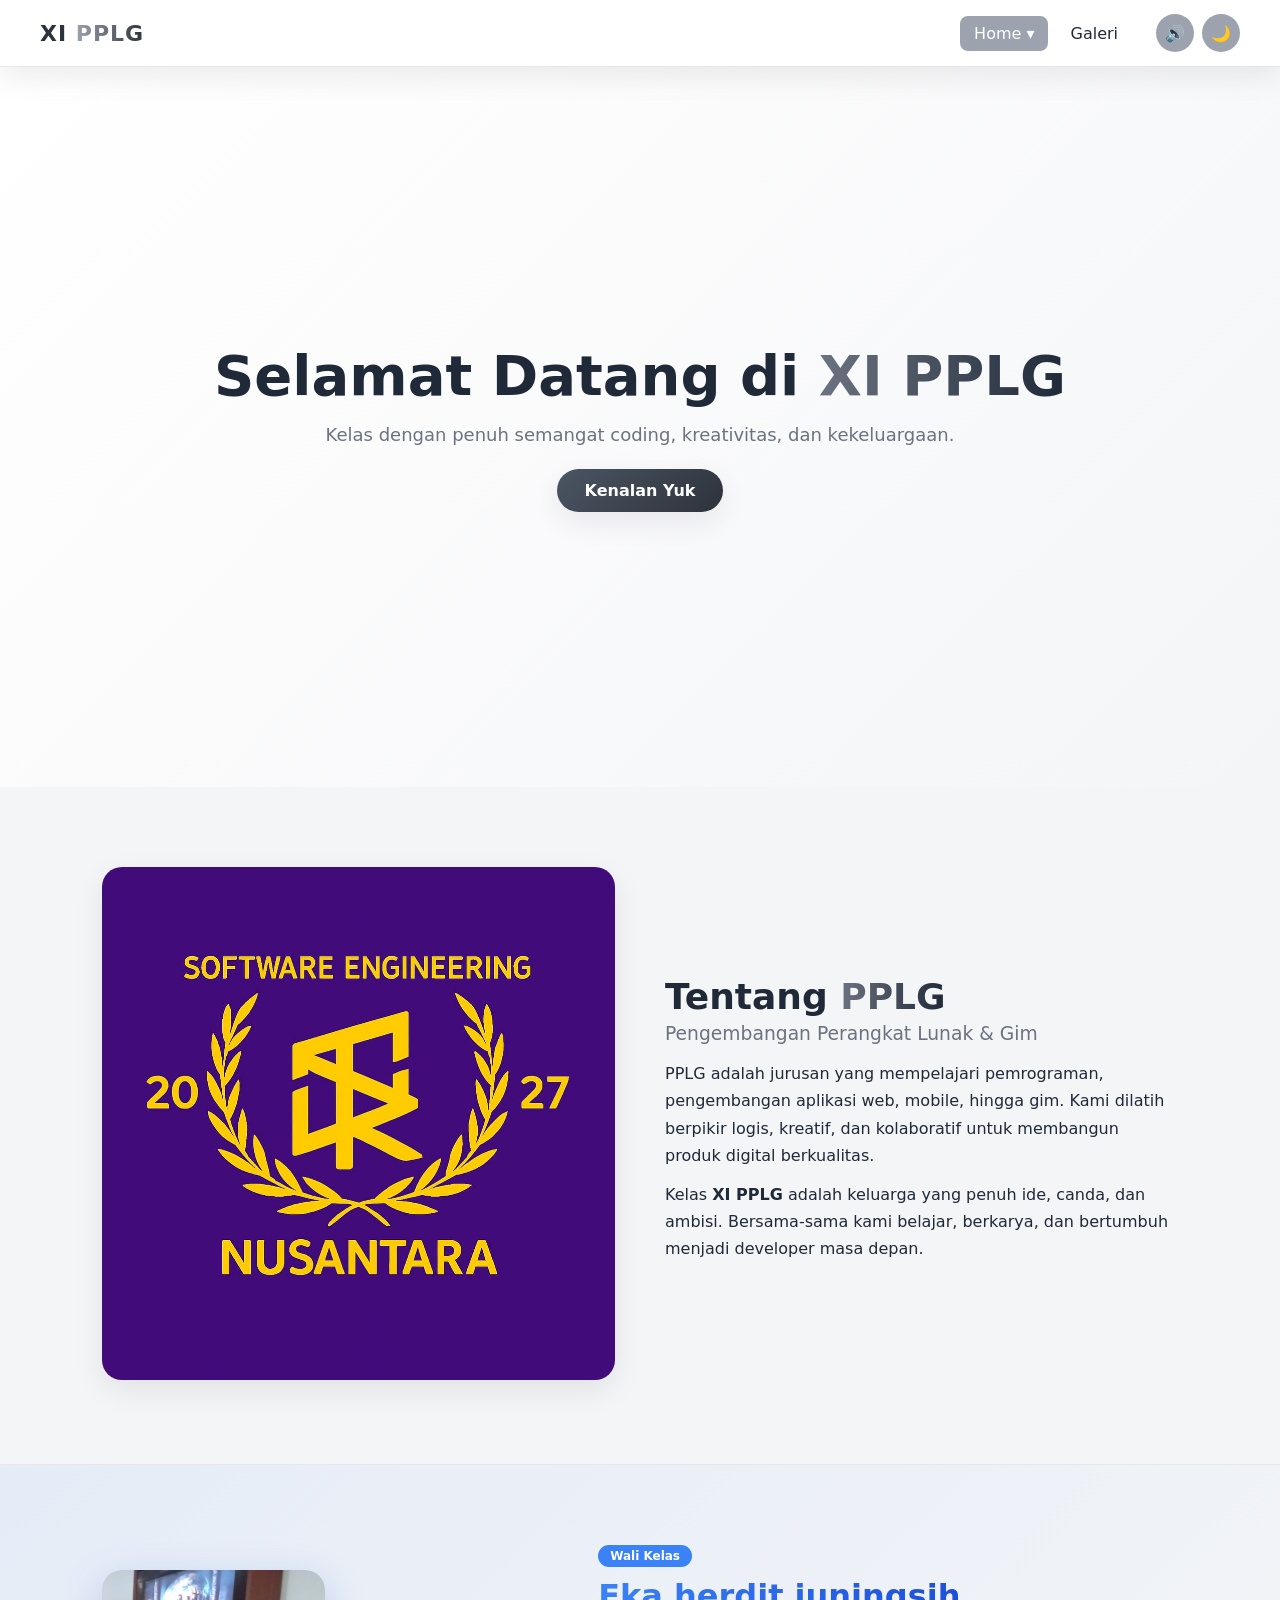
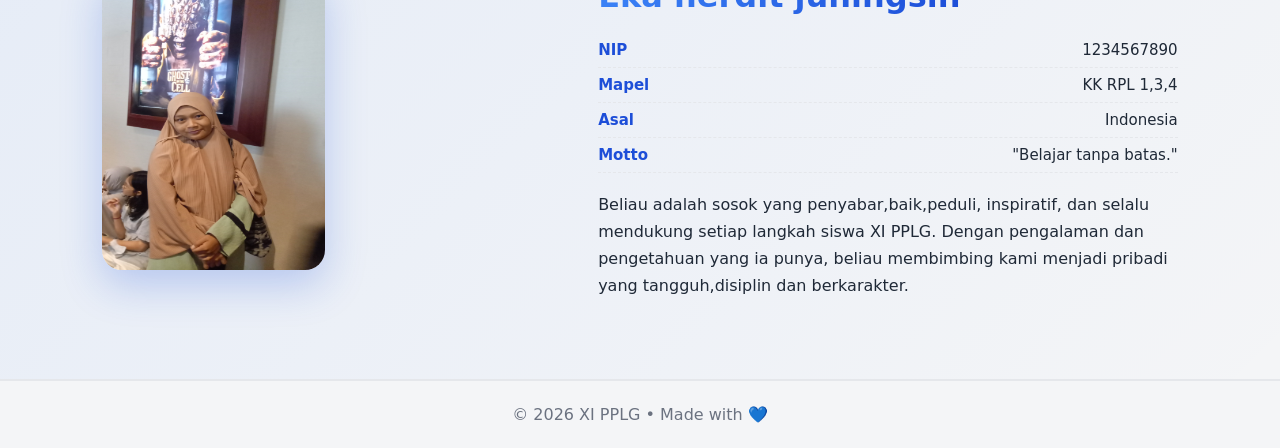
<file: index.html>
<!DOCTYPE html>
<html lang="id">
<head>
<meta charset="UTF-8" />
<meta name="viewport" content="width=device-width, initial-scale=1.0"/>
<title>XI PPLG - Home</title>
<link rel="stylesheet" href="style.css"/>
</head>
<body>
<header class="navbar">
  <div class="logo">XI <span>PPLG</span></div>
  <nav>
    <ul class="menu">
      <li class="has-sub">
        <a href="#home" class="active">Home ▾</a>
        <ul class="submenu">
          <li><a href="#about">About</a></li>
        </ul>
      </li>
      <li><a href="galeri.html">Galeri</a></li>
    </ul>
    <div class="actions">
      <button id="soundToggle" title="Backsound">🔊</button>
      <button id="themeToggle" title="Dark mode">🌙</button>
    </div>
  </nav>
</header>

<!-- Welcome -->
<section id="home" class="hero reveal">
  <div class="hero-inner">
    <h1>Selamat Datang di <span class="grad">XI PPLG</span></h1>
    <p>Kelas dengan penuh semangat coding, kreativitas, dan kekeluargaan.</p>
    <a href="#about" class="btn-primary">Kenalan Yuk</a>
  </div>
</section>

<!-- About / Jurusan -->
<section id="about" class="about reveal">
  <div class="about-img">
    <img src="assets/images/img.jpg" alt="Icon PPLG"/>
  </div>
  <div class="about-text">
    <h2>Tentang <span class="grad">PPLG</span></h2>
    <h3>Pengembangan Perangkat Lunak & Gim</h3>
    <p>PPLG adalah jurusan yang mempelajari pemrograman, pengembangan aplikasi web, mobile, hingga gim. Kami dilatih berpikir logis, kreatif, dan kolaboratif untuk membangun produk digital berkualitas.</p>
    <p>Kelas <b>XI PPLG</b> adalah keluarga yang penuh ide, canda, dan ambisi. Bersama-sama kami belajar, berkarya, dan bertumbuh menjadi developer masa depan.</p>
  </div>
</section>

<!-- Wali Kelas -->
<section class="walas reveal">
  <div class="walas-img">
    <img src="assets/images/walas.jpeg" alt="Wali Kelas"/>
  </div>
  <div class="walas-text">
    <span class="tag">Wali Kelas</span>
    <h2><span class="grad-blue">Eka herdit juningsih</span></h2>
    <ul class="bio">
      <li><b>NIP</b><span>1234567890</span></li>
      <li><b>Mapel</b><span>KK RPL 1,3,4</span></li>
      <li><b>Asal</b><span>Indonesia</span></li>
      <li><b>Motto</b><span>"Belajar tanpa batas."</span></li>
    </ul>
    <p>Beliau adalah sosok yang penyabar,baik,peduli, inspiratif, dan selalu mendukung setiap langkah siswa XI PPLG. Dengan pengalaman dan pengetahuan yang ia punya, beliau membimbing kami menjadi pribadi yang tangguh,disiplin dan berkarakter.</p>
  </div>
</section>

<footer class="footer">
  <p>© 2026 XI PPLG • Made with 💙</p>
</footer>

<audio id="bgAudio" loop>
  <source src="assets/backsound.mp3" type="audio/mpeg"/>
</audio>

<script src="script.js"></script>
</body>
</html>
</file>
<file: style.css>
:root{
  --bg:#f4f5f7;
  --surface:#ffffff;
  --text:#1f2937;
  --muted:#6b7280;
  --gray-1:#9ca3af;
  --gray-2:#4b5563;
  --gray-3:#2d333b;
  --blue-1:#3b82f6;
  --blue-2:#1d4ed8;
  --border:#e5e7eb;
  --shadow:0 10px 30px rgba(0,0,0,.08);
}
body.dark{
  --bg:#0f1115;
  --surface:#171a21;
  --text:#e5e7eb;
  --muted:#9ca3af;
  --gray-1:#6b7280;
  --gray-2:#9ca3af;
  --gray-3:#cbd5e1;
  --border:#262a33;
  --shadow:0 10px 30px rgba(0,0,0,.4);
}
*{box-sizing:border-box;margin:0;padding:0;font-family:'Segoe UI',system-ui,sans-serif}
html{scroll-behavior:smooth}
body{background:var(--bg);color:var(--text);transition:background .3s,color .3s;overflow-x:hidden}

/* Navbar */
.navbar{
  position:sticky;top:0;z-index:50;
  display:flex;justify-content:space-between;align-items:center;
  padding:14px 40px;background:var(--surface);
  border-bottom:1px solid var(--border);box-shadow:var(--shadow);
}
.logo{font-size:22px;font-weight:800;letter-spacing:1px;color:var(--gray-3)}
.logo span{background:linear-gradient(90deg,var(--gray-1),var(--gray-3));-webkit-background-clip:text;color:transparent}
nav{display:flex;align-items:center;gap:24px}
.menu{display:flex;list-style:none;gap:8px;align-items:center}
.menu a{display:block;padding:8px 14px;color:var(--text);text-decoration:none;border-radius:8px;font-weight:500;transition:.2s}
.menu a:hover,.menu a.active{background:var(--gray-1);color:#fff}
.has-sub{position:relative}
.submenu{
  position:absolute;top:110%;left:0;list-style:none;
  background:var(--surface);border:1px solid var(--border);border-radius:10px;
  padding:6px;min-width:140px;opacity:0;pointer-events:none;transform:translateY(-6px);
  transition:.25s;box-shadow:var(--shadow);
}
.has-sub:hover .submenu{opacity:1;pointer-events:auto;transform:translateY(0)}
.actions{display:flex;gap:8px}
.actions button{
  background:var(--gray-1);color:#fff;border:none;width:38px;height:38px;
  border-radius:50%;cursor:pointer;font-size:16px;transition:.2s
}
.actions button:hover{transform:scale(1.1)}

/* Hero */
.hero{
  min-height:80vh;display:flex;align-items:center;justify-content:center;
  text-align:center;padding:60px 20px;
  background:linear-gradient(135deg,var(--surface),var(--bg));
}
.hero h1{font-size:clamp(32px,5vw,56px);margin-bottom:16px}
.grad{background:linear-gradient(90deg,#6b7280,#1f2937);-webkit-background-clip:text;color:transparent}
body.dark .grad{background:linear-gradient(90deg,#cbd5e1,#94a3b8);-webkit-background-clip:text;color:transparent}
.grad-blue{background:linear-gradient(90deg,var(--blue-1),var(--blue-2));-webkit-background-clip:text;color:transparent}
.hero p{color:var(--muted);font-size:18px;margin-bottom:24px}
.btn-primary{
  display:inline-block;padding:12px 28px;border-radius:30px;
  background:linear-gradient(135deg,var(--gray-2),var(--gray-3));
  color:#fff;text-decoration:none;font-weight:600;
  transition:.3s;box-shadow:var(--shadow);
}
.btn-primary:hover{transform:translateY(-3px)}

/* About */
.about{
  display:grid;grid-template-columns:1fr 1fr;gap:50px;align-items:center;
  padding:80px 8%;
}
.about-img img{width:100%;border-radius:20px;box-shadow:var(--shadow);transition:.4s}
.about-img img:hover{transform:scale(1.03) rotate(-1deg)}
.about-text h2{font-size:36px;margin-bottom:6px}
.about-text h3{color:var(--muted);margin-bottom:16px;font-weight:500}
.about-text p{margin-bottom:12px;line-height:1.7;color:var(--text)}

/* Walas */
.walas{
  display:grid;grid-template-columns:1fr 1.3fr;gap:50px;align-items:center;
  padding:80px 8%;
  background:linear-gradient(135deg,rgba(59,130,246,.08),transparent);
  border-top:1px solid var(--border);border-bottom:1px solid var(--border);
}
.walas-img img{
  width:50%;
  height:300px;
  border-radius:20px;
  box-shadow:0 15px 40px rgba(29,78,216,.25)}
.tag{
  display:inline-block;background:var(--blue-1);color:#fff;
  padding:4px 12px;border-radius:20px;font-size:12px;font-weight:600;margin-bottom:10px
}
.walas-text h2{font-size:32px;margin-bottom:18px}
.bio{list-style:none;margin-bottom:18px}
.bio li{
  display:flex;justify-content:space-between;padding:8px 0;
  border-bottom:1px dashed var(--border);font-size:15px
}
.bio b{color:var(--blue-2)}
body.dark .bio b{color:#60a5fa}
.walas-text p{line-height:1.7;color:var(--text)}

/* Gallery */
.gallery-head{text-align:center;padding:80px 20px 30px}
.gallery-head h1{font-size:clamp(30px,5vw,48px)}
.gallery-head p{color:var(--muted);margin-top:8px}
.tabs{display:flex;justify-content:center;gap:10px;margin-top:24px;flex-wrap:wrap}
.tab-btn{
  background:var(--surface);color:var(--text);border:1px solid var(--border);
  padding:10px 22px;border-radius:30px;cursor:pointer;font-weight:600;transition:.3s
}
.tab-btn.active{background:var(--gray-3);color:#fff;border-color:transparent}
.tab-content{display:none;padding:40px 8%}
.tab-content.active{display:block;animation:fadeUp .5s ease}
.grid{display:grid;grid-template-columns:repeat(auto-fit,minmax(240px,1fr));gap:18px}
.grid img{width:100%;height:220px;object-fit:cover;border-radius:14px;cursor:pointer;transition:.4s;box-shadow:var(--shadow)}
.grid img:hover{transform:scale(1.04)}
.video-grid{display:grid;grid-template-columns:repeat(auto-fit,minmax(280px,1fr));gap:18px}
.video-grid video{
  width:100%;
  height:300px;
  border-radius:14px;
  box-shadow:var(--shadow);
}
.walas-vid-title{margin:40px 0 16px;text-align:center;font-size:24px}
.walas-video{max-width:800px;margin:0 auto;
  display: flex;justify-content:center;
}
.walas-video video{
  width:50%;
  height:300px;
  border-radius:18px;
  box-shadow:0 15px 40px rgba(29,78,216,.3);
  border:2px solid var(--blue-1);
}

/* Surat */
.surat-wrap{display:flex;justify-content:center;padding:40px 20px 80px}
.btn-surat{
  background:linear-gradient(135deg,var(--blue-1),var(--blue-2));
  color:#fff;border:none;padding:16px 40px;border-radius:40px;
  font-size:17px;font-weight:700;cursor:pointer;
  box-shadow:0 10px 30px rgba(29,78,216,.4);transition:.3s
}
.btn-surat:hover{transform:translateY(-4px) scale(1.03)}

/* Modal */
.modal{
  display:none;position:fixed;inset:0;background:rgba(0,0,0,.6);
  z-index:100;align-items:center;justify-content:center;padding:20px;
  animation:fadeIn .3s
}
.modal.show{display:flex}
.modal-content{
  background:var(--surface);color:var(--text);max-width:500px;width:100%;
  padding:30px;border-radius:18px;position:relative;
  border:1px solid var(--border);box-shadow:var(--shadow);
  animation:popIn .4s
}
.modal-content h2{margin-bottom:14px;color:var(--blue-2)}
body.dark .modal-content h2{color:#60a5fa}
.modal-content p{line-height:1.7;margin-bottom:10px}
.close{position:absolute;top:12px;right:18px;font-size:26px;cursor:pointer;color:var(--muted)}

/* Footer */
.footer{text-align:center;padding:24px;color:var(--muted);border-top:1px solid var(--border)}

/* Reveal animation */
.reveal{opacity:0;transform:translateY(40px);transition:opacity .8s,transform .8s}
.reveal.visible{opacity:1;transform:none}

@keyframes fadeUp{from{opacity:0;transform:translateY(20px)}to{opacity:1;transform:none}}
@keyframes fadeIn{from{opacity:0}to{opacity:1}}
@keyframes popIn{from{opacity:0;transform:scale(.85)}to{opacity:1;transform:scale(1)}}

/* Responsive */
@media (max-width:800px){
  .navbar{padding:12px 18px;flex-wrap:wrap}
  nav{gap:10px}
  .menu a{padding:6px 10px;font-size:14px}
  .about,.walas{grid-template-columns:1fr;padding:50px 6%}
}
</file>
